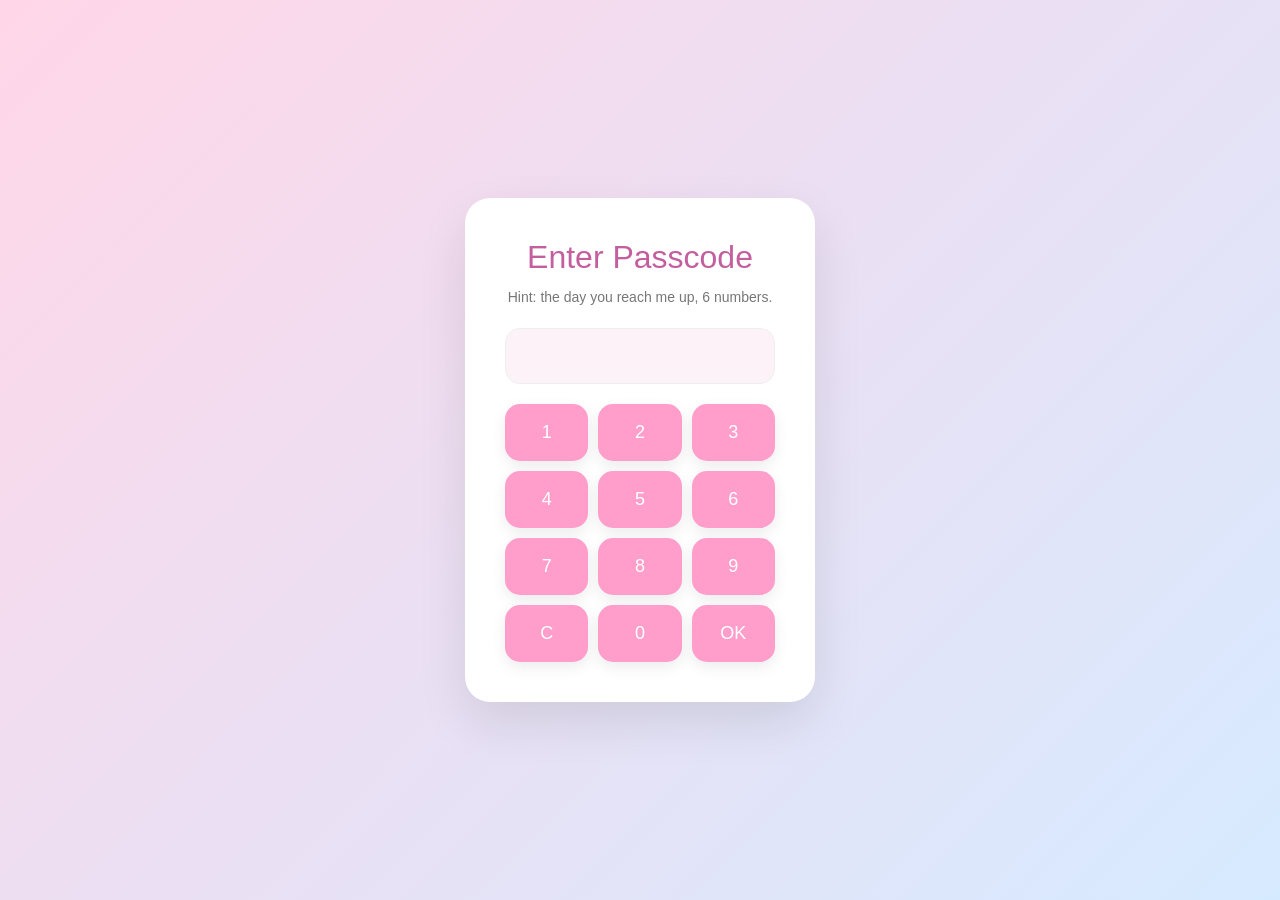
<file: index.html>
<!DOCTYPE html>
<html>
<head>
<meta charset="UTF-8">
<title>Enter Passcode</title>
<link href="https://cdn.jsdelivr.net/npm/bootstrap@5.3.2/dist/css/bootstrap.min.css" rel="stylesheet">
<link rel="stylesheet" href="style.css">
</head>
<body class="bg">

<div class="lock-container">
    <h2>Enter Passcode</h2>
    <p>Hint: the day you reach me up, 6 numbers.</p>

    <input id="display" readonly>

    <div class="pad">
        <button onclick="press(1)">1</button>
        <button onclick="press(2)">2</button>
        <button onclick="press(3)">3</button>
        <button onclick="press(4)">4</button>
        <button onclick="press(5)">5</button>
        <button onclick="press(6)">6</button>
        <button onclick="press(7)">7</button>
        <button onclick="press(8)">8</button>
        <button onclick="press(9)">9</button>
        <button onclick="clearCode()">C</button>
        <button onclick="press(0)">0</button>
        <button onclick="checkCode()">OK</button>
    </div>
</div>

<script src="script.js"></script>
</body>
</html>
</file>
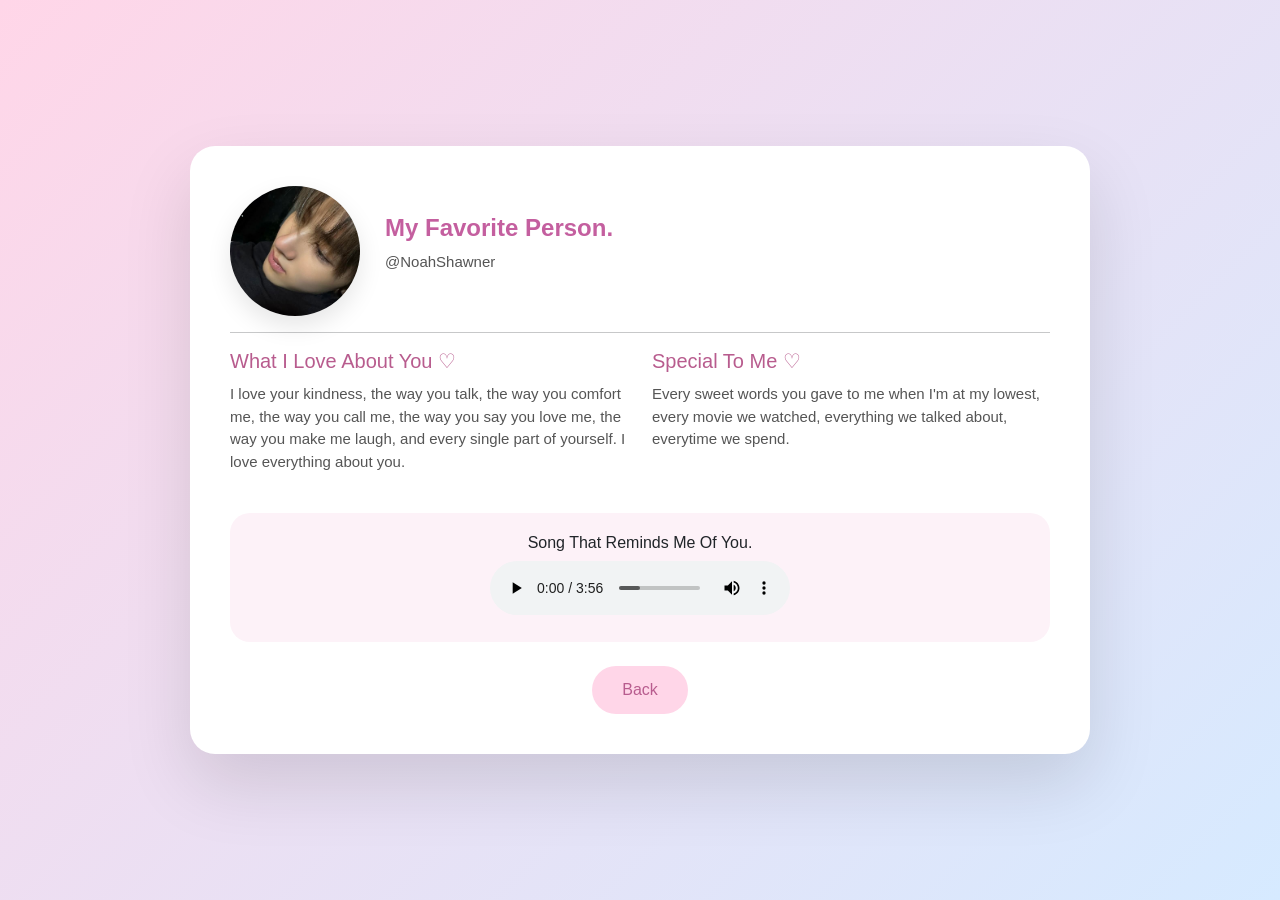
<file: aboutyou.html>
<!DOCTYPE html>
<html>
<head>
<meta charset="UTF-8">
<title>About You</title>
<link href="https://cdn.jsdelivr.net/npm/bootstrap@5.3.2/dist/css/bootstrap.min.css" rel="stylesheet">
<link rel="stylesheet" href="style.css">
</head>
<body class="bg">

<div class="profile-window fade-in">

<div class="profile-top">
<img src="aboutyou.jpg" class="profile-big">
<div>
<h4 class="username">My Favorite Person.</h4>
<p class="handle">@NoahShawner</p>
</div>
</div>

<hr>

<div class="row">

<div class="col-md-6">
<h5>What I Love About You ♡</h5>
<p>I love your kindness, the way you talk, the way you comfort me, the way you call me, the way you say you love me, the way you make me laugh, 
    and every single part of yourself. I love everything about you. </p>
</div>

<div class="col-md-6">
<h5>Special To Me ♡</h5>
<p>Every sweet words you gave to me when I'm at my lowest, every movie we watched, 
    everything we talked about, everytime we spend.
</p>
</div>

</div>

<div class="music-box mt-4 text-center">
<h6>Song That Reminds Me Of You.</h6>
<audio controls autoplay loop>
<source src="anythingyouwant.webm">
</audio>
</div>

<div class="text-center mt-4">
<button class="btn-soft" onclick="history.back()">Back</button>
</div>

</div>

</body>
</html>
</file>
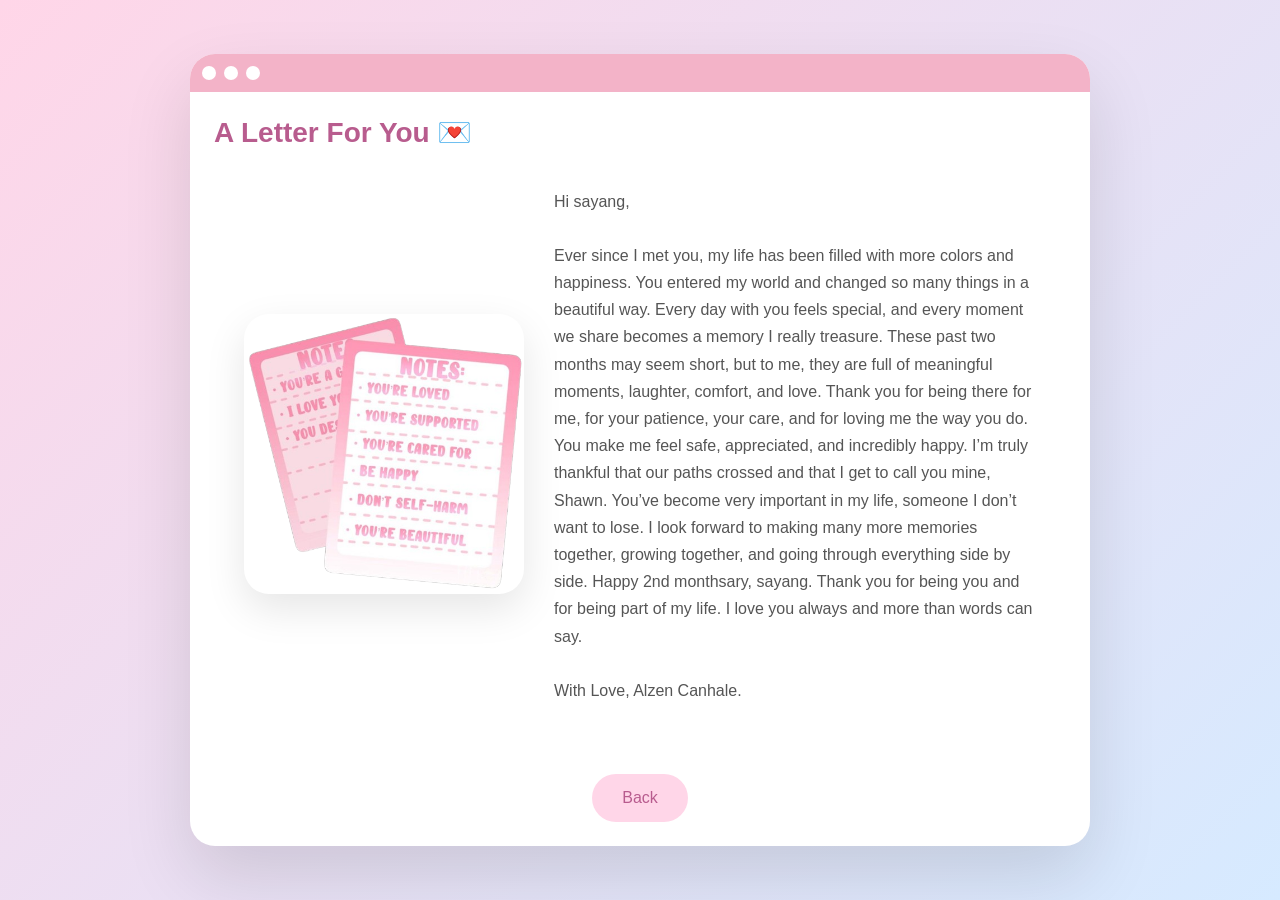
<file: letter.html>
<!DOCTYPE html>
<html>
<head>
<meta charset="UTF-8">
<title>Letter</title>
<link href="https://cdn.jsdelivr.net/npm/bootstrap@5.3.2/dist/css/bootstrap.min.css" rel="stylesheet">
<link rel="stylesheet" href="style.css">
</head>
<body class="bg">

<div class="window-card fade-in">

<div class="window-header">
<span></span><span></span><span></span>
</div>

<div class="p-4">

<h3 class="title-soft">A Letter For You 💌</h3>

<div class="letter-layout">

<img src="letter2.png" class="float-img">

<div class="letter-text">
<p>
Hi sayang,<br><br>
Ever since I met you, my life has been filled with more colors and happiness. You entered my world and changed so many things in a beautiful way. Every day with you feels special, and every moment we share becomes a memory I really treasure.

These past two months may seem short, but to me, they are full of meaningful moments, laughter, comfort, and love. Thank you for being there for me, for your patience, your care, and for loving me the way you do. You make me feel safe, appreciated, and incredibly happy.

I’m truly thankful that our paths crossed and that I get to call you mine, Shawn. You’ve become very important in my life, someone I don’t want to lose. I look forward to making many more memories together, growing together, and going through everything side by side.

Happy 2nd monthsary, sayang. Thank you for being you and for being part of my life. I love you always and more than words can say. <br><br>
With Love, Alzen Canhale.
</p>
</div>

</div>

<div class="text-center mt-4">
<button class="btn-soft" onclick="history.back()">Back</button>
</div>

</div>
</div>

</body>
</html>
</file>
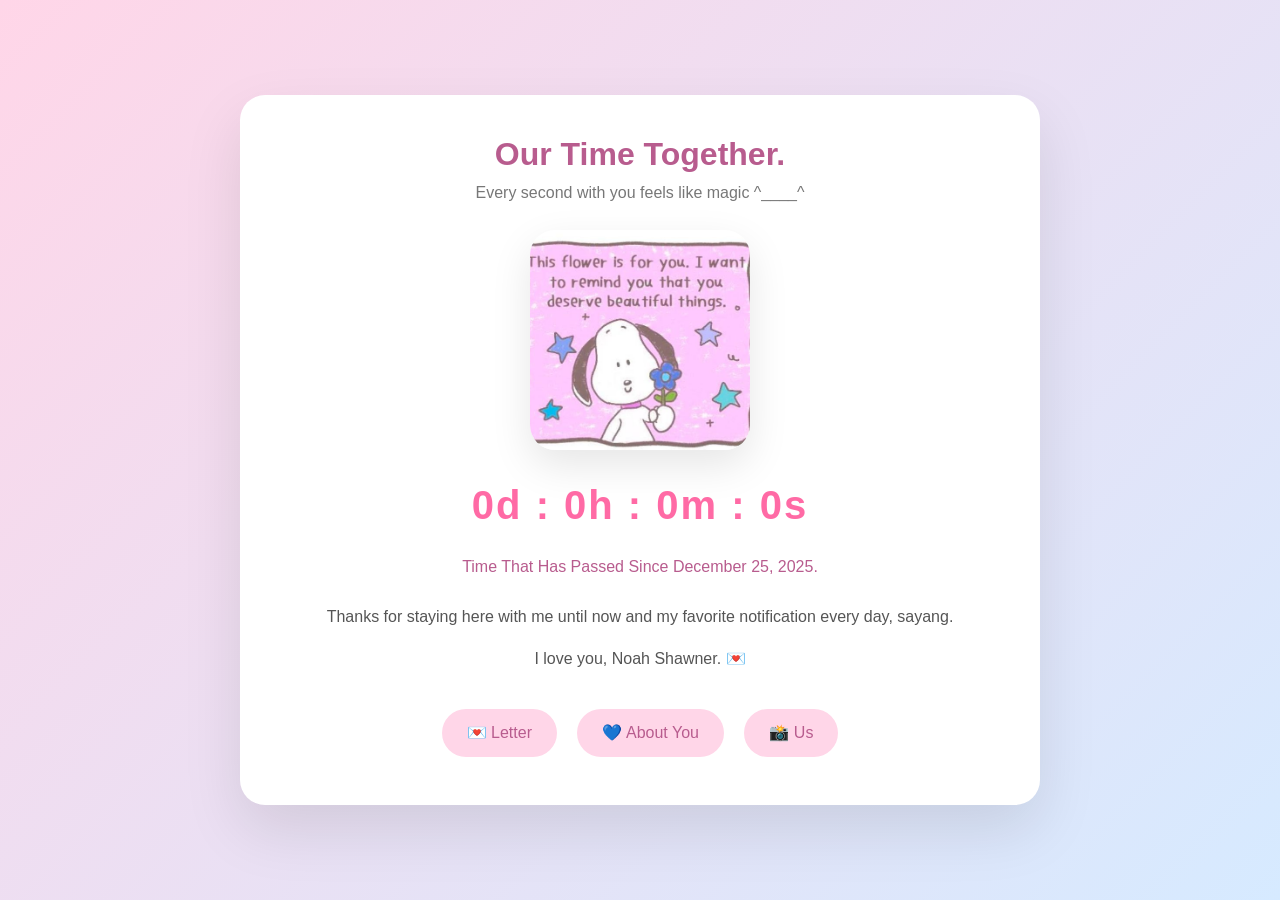
<file: main.html>
<!DOCTYPE html>
<html>
<head>
<meta charset="UTF-8">
<title>Time Together.</title>

<link href="https://cdn.jsdelivr.net/npm/bootstrap@5.3.2/dist/css/bootstrap.min.css" rel="stylesheet">
<link rel="stylesheet" href="style.css">

</head>

<body class="bg hearts">

<div class="card-main fade-in">

  
    <h2>Our Time Together.</h2>
    <p style="color:#777; margin-bottom:20px;">
        Every second with you feels like magic ^____^
    </p>


    <div style="margin:25px 0;">
        <img src="mainphoto.jpg" 
        style="width:220px; height:220px; object-fit:cover; border-radius:25px;
        box-shadow:0 15px 40px rgba(0,0,0,0.1);">
    </div>


    <div class="timer">
        <span id="days">0</span>d :
        <span id="hours">0</span>h :
        <span id="minutes">0</span>m :
        <span id="seconds">0</span>s
    </div>

    <p style="margin-top:10px; color:#b85c8e;">
        Time That Has Passed Since December 25, 2025.
    </p>


    <div style="margin-top:25px; color:#555; line-height:1.6;">
        <p>
        Thanks for staying here with me until now and my favorite 
        notification every day, sayang.
        </p>

        <p>
        I love you, Noah Shawner. 💌
        </p>
    </div>

    <div class="menu" style="margin-top:30px;">
        <button onclick="location.href='letter.html'">💌 Letter</button>
        <button onclick="location.href='aboutyou.html'">💙 About You</button>
        <button onclick="location.href='us.html'">📸 Us</button>
    </div>

</div>

<script src="script.js"></script>
</body>
</html>
</file>
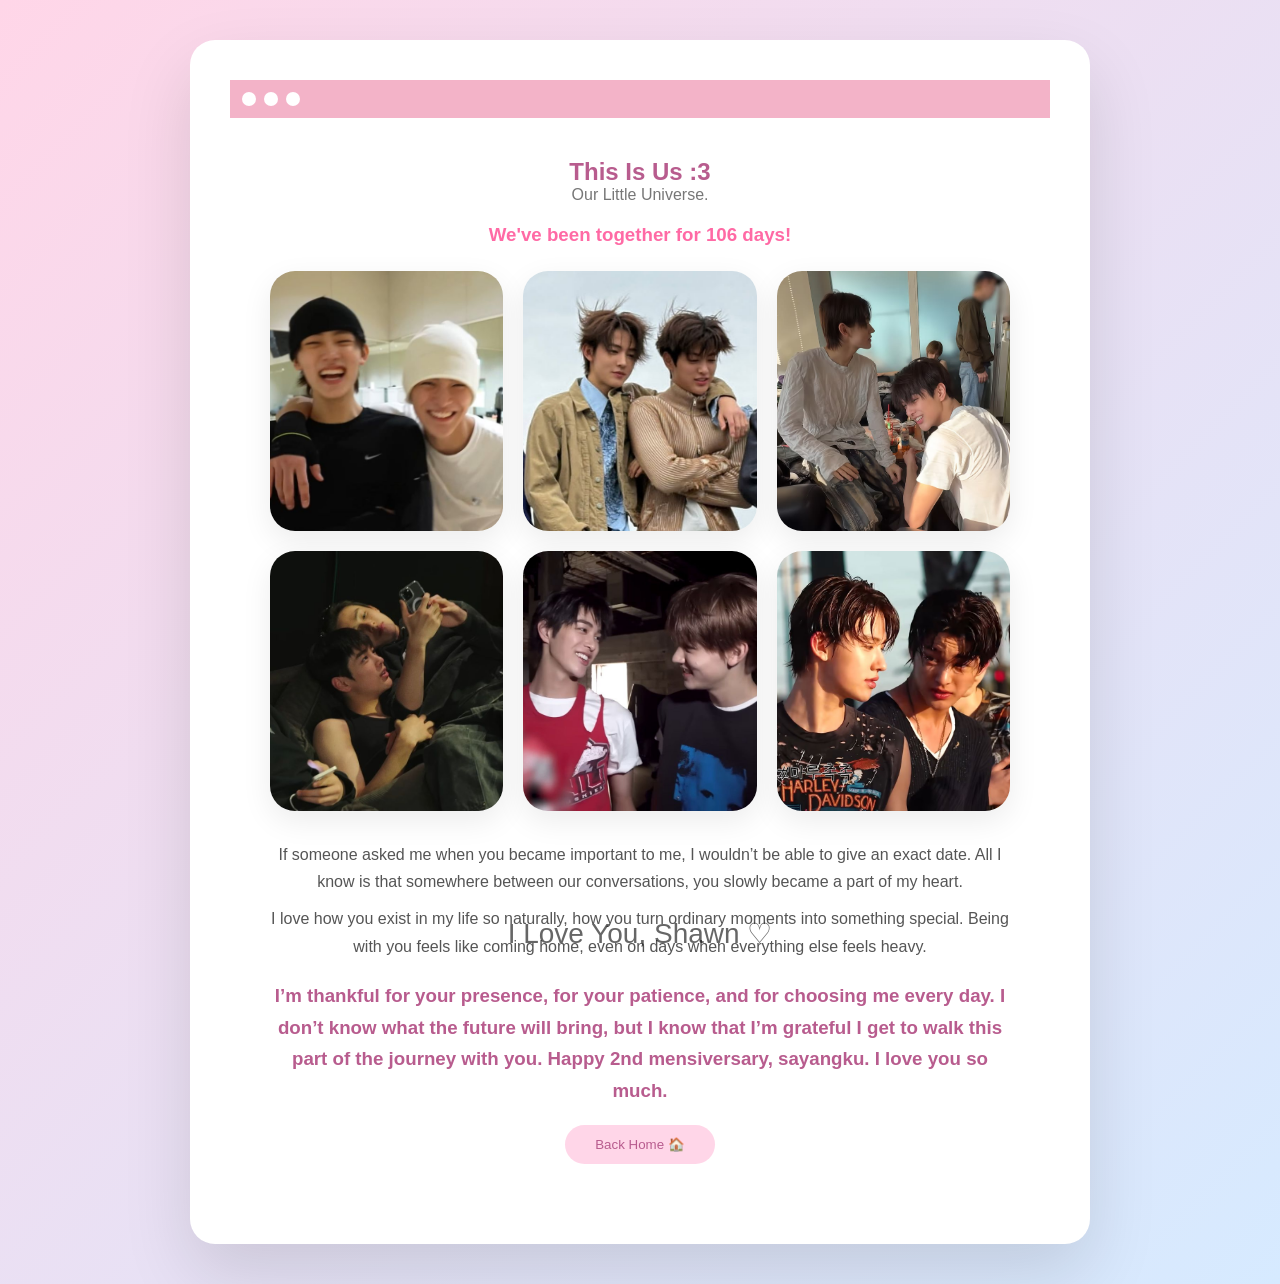
<file: us.html>
<!DOCTYPE html>
<html lang="en">
<head>
<meta charset="UTF-8">
<title>Us ♡</title>
<link rel="stylesheet" href="style.css">
</head>

<body class="hearts">

<div class="bg">

    <div class="gallery-window fade-in">

        
        <div class="window-header">
            <span></span>
            <span></span>
            <span></span>
        </div>

        
        <div style="padding:40px; text-align:center;">

            <h2 class="title-soft">This Is Us :3</h2>
            <p style="color:#777; margin-bottom:20px;">
                Our Little Universe.
            </p>

            <h3 style="color:#ff6aa5; margin-bottom:25px;">
                We've been together for 106 days!
            </h3>

            
            <div class="gallery-grid">
                <img src="us1.jpg">
                <img src="us2.jpg">
                <img src="us3.jpg">
                <img src="us4.jpg">
                <img src="us5.jpg">
                <img src="us6.jpg">
            </div>

        
            <div style="margin-top:30px; color:#555; line-height:1.7;">
                <p>
                If someone asked me when you became important to me, I wouldn’t be able to give an exact date. 
                All I know is that somewhere between our conversations, you slowly became a part of my heart.
                </p>

                <p style="margin-top:10px;">
                I love how you exist in my life so naturally, how you turn ordinary moments into something special. Being with you feels like coming home,
                 even on days when everything else feels heavy.
                </p>

                <h3 style="margin-top:20px; color:#b85c8e;">
                I’m thankful for your presence, for your patience, and for choosing me every day. I don’t know what the future will bring, 
                but I know that I’m grateful I get to walk this part of the journey with you. Happy 2nd mensiversary, sayangku. I love you so much.
                </h3>
            </div>

            <br>
            <a href="main.html">
                <button class="btn-soft">Back Home 🏠</button>
            </a>

        </div>
    </div>

</div>

</body>
</html>
</file>
<file: style.css>
*{
margin:0;
padding:0;
box-sizing:border-box;
}

body{
font-family:'Segoe UI',sans-serif;
background:linear-gradient(135deg,#ffd6e8,#d6eaff);
min-height:100vh;
}

/* center helper */
.bg{
display:flex;
justify-content:center;
align-items:center;
padding:40px 0;
}

.lock-container{
background:white;
padding:40px;
border-radius:25px;
text-align:center;
box-shadow:0 20px 50px rgba(0,0,0,0.1);
width:350px;
animation:fadeIn 1s ease;
}

.lock-container h2{
color:#c45f9f;
margin-bottom:10px;
}

.lock-container p{
color:#777;
font-size:14px;
margin-bottom:20px;
}

#display{
width:100%;
padding:12px;
border-radius:15px;
border:1px solid #eee;
text-align:center;
font-size:20px;
margin-bottom:20px;
background:#fdf2f8;
}

.pad{
display:grid;
grid-template-columns:repeat(3,1fr);
gap:10px;
}

.pad button{
padding:15px;
border:none;
border-radius:15px;
background:#ff9ecb;
color:white;
font-size:18px;
cursor:pointer;
transition:0.3s;
box-shadow:0 5px 15px rgba(0,0,0,0.08);
}

.pad button:hover{
background:#d806a3;
transform:scale(1.05);
}


.card-main{
background:white;
border-radius:25px;
padding:40px;
text-align:center;
width:800px;
max-width:95%;
box-shadow:0 25px 60px rgba(0,0,0,0.1);
animation:fadeIn 1s ease;
}

.card-main h2{
color:#b85c8e;
font-weight:600;
}

.timer{
font-size:40px;
font-weight:600;
color:#ff6aa5;
margin:20px 0;
letter-spacing:2px;
}

.menu button{
margin:8px;
padding:12px 25px;
border:none;
border-radius:25px;
background:#ffd6e8;
color:#b85c8e;
font-weight:500;
transition:0.3s;
}

.menu button:hover{
background:#e20a76;
color:white;
transform:translateY(-3px);
}


.window-card,
.profile-window,
.gallery-window{
background:white;
border-radius:25px;
width:900px;
max-width:95%;
box-shadow:0 30px 70px rgba(0,0,0,0.12);
overflow:hidden;
animation:fadeIn 1s ease;
}

/* window top bar */
.window-header{
background:#f3b3c8;
padding:12px;
display:flex;
gap:8px;
}

.window-header span{
width:14px;
height:14px;
background:white;
border-radius:50%;
}



.title-soft{
color:#b85c8e;
font-weight:600;
}

.letter-layout{
display:flex;
gap:30px;
align-items:center;
flex-wrap:wrap;
padding:30px;
}

.letter-text{
flex:1;
font-size:16px;
color:#555;
line-height:1.7;
}

.float-img{
width:280px;
border-radius:25px;
object-fit:cover;
animation:floaty 4s ease-in-out infinite;
box-shadow:0 15px 40px rgba(0,0,0,0.1);
}

@keyframes floaty{
0%{transform:translateY(0);}
50%{transform:translateY(-12px);}
100%{transform:translateY(0);}
}


.profile-window{
padding:40px;
}

.profile-top{
display:flex;
gap:25px;
align-items:center;
}

.profile-big{
width:130px;
height:130px;
border-radius:50%;
object-fit:cover;
box-shadow:0 10px 25px rgba(0,0,0,0.1);
}

.username{
color:#c45f9f;
font-weight:600;
}

.handle{
color:gray;
font-size:14px;
}

.profile-window h5{
color:#b85c8e;
margin-bottom:10px;
}

.profile-window p{
color:#555;
font-size:15px;
}

/* music box */
.music-box{
background:#fdf2f8;
padding:20px;
border-radius:20px;
}


.gallery-window{
padding:40px;
}

.gallery-grid{
display:grid;
grid-template-columns:repeat(auto-fit,minmax(220px,1fr));
gap:20px;
}

.gallery-grid img{
width:100%;
height:260px;
object-fit:cover;
border-radius:25px;
transition:0.4s;
box-shadow:0 10px 30px rgba(0,0,0,0.08);
}

.gallery-grid img:hover{
transform:scale(1.07);
}


.btn-soft{
background:#ffd6e8;
border:none;
padding:12px 30px;
border-radius:25px;
color:#b85c8e;
font-weight:500;
transition:0.3s;
}

.btn-soft:hover{
background:#ffa6e9;
color:white;
transform:translateY(-3px);
}


.hearts::before{
content:"I Love You, Shawn ♡";
position:fixed;
bottom:-50px;
left:0;
width:100%;
text-align:center;
font-size:28px;
animation:floatHearts 12s linear infinite;
opacity:0.6;
}

.hearts::before{
content:"I Love You, Shawn ♡";
position:fixed;
bottom:-50px;
left:0;
width:100%;
text-align:center;
font-size:28px;
animation:floatHearts 12s linear infinite;
opacity:0.6;
}

.hearts::before{
content:"I Love You, Shawn ♡";
position:fixed;
bottom:-50px;
left:0;
width:100%;
text-align:center;
font-size:28px;
animation:floatHearts 12s linear infinite;
opacity:0.6;
}

.hearts::before{
content:"I Love You, Shawn ♡";
position:fixed;
bottom:-50px;
left:0;
width:100%;
text-align:center;
font-size:28px;
animation:floatHearts 12s linear infinite;
opacity:0.6;
}

@keyframes floatHearts{
0%{transform:translateY(0);}
100%{transform:translateY(-1000px);}
}


.fade-in{
animation:fadeIn 1s ease;
}

@keyframes fadeIn{
from{
opacity:0;
transform:translateY(20px);
}
to{
opacity:1;
transform:translateY(0);
}
}



@media(max-width:768px){

.letter-layout{
flex-direction:column;
text-align:center;
}

.profile-top{
flex-direction:column;
text-align:center;
}

.timer{
font-size:28px;
}



}
</file>
